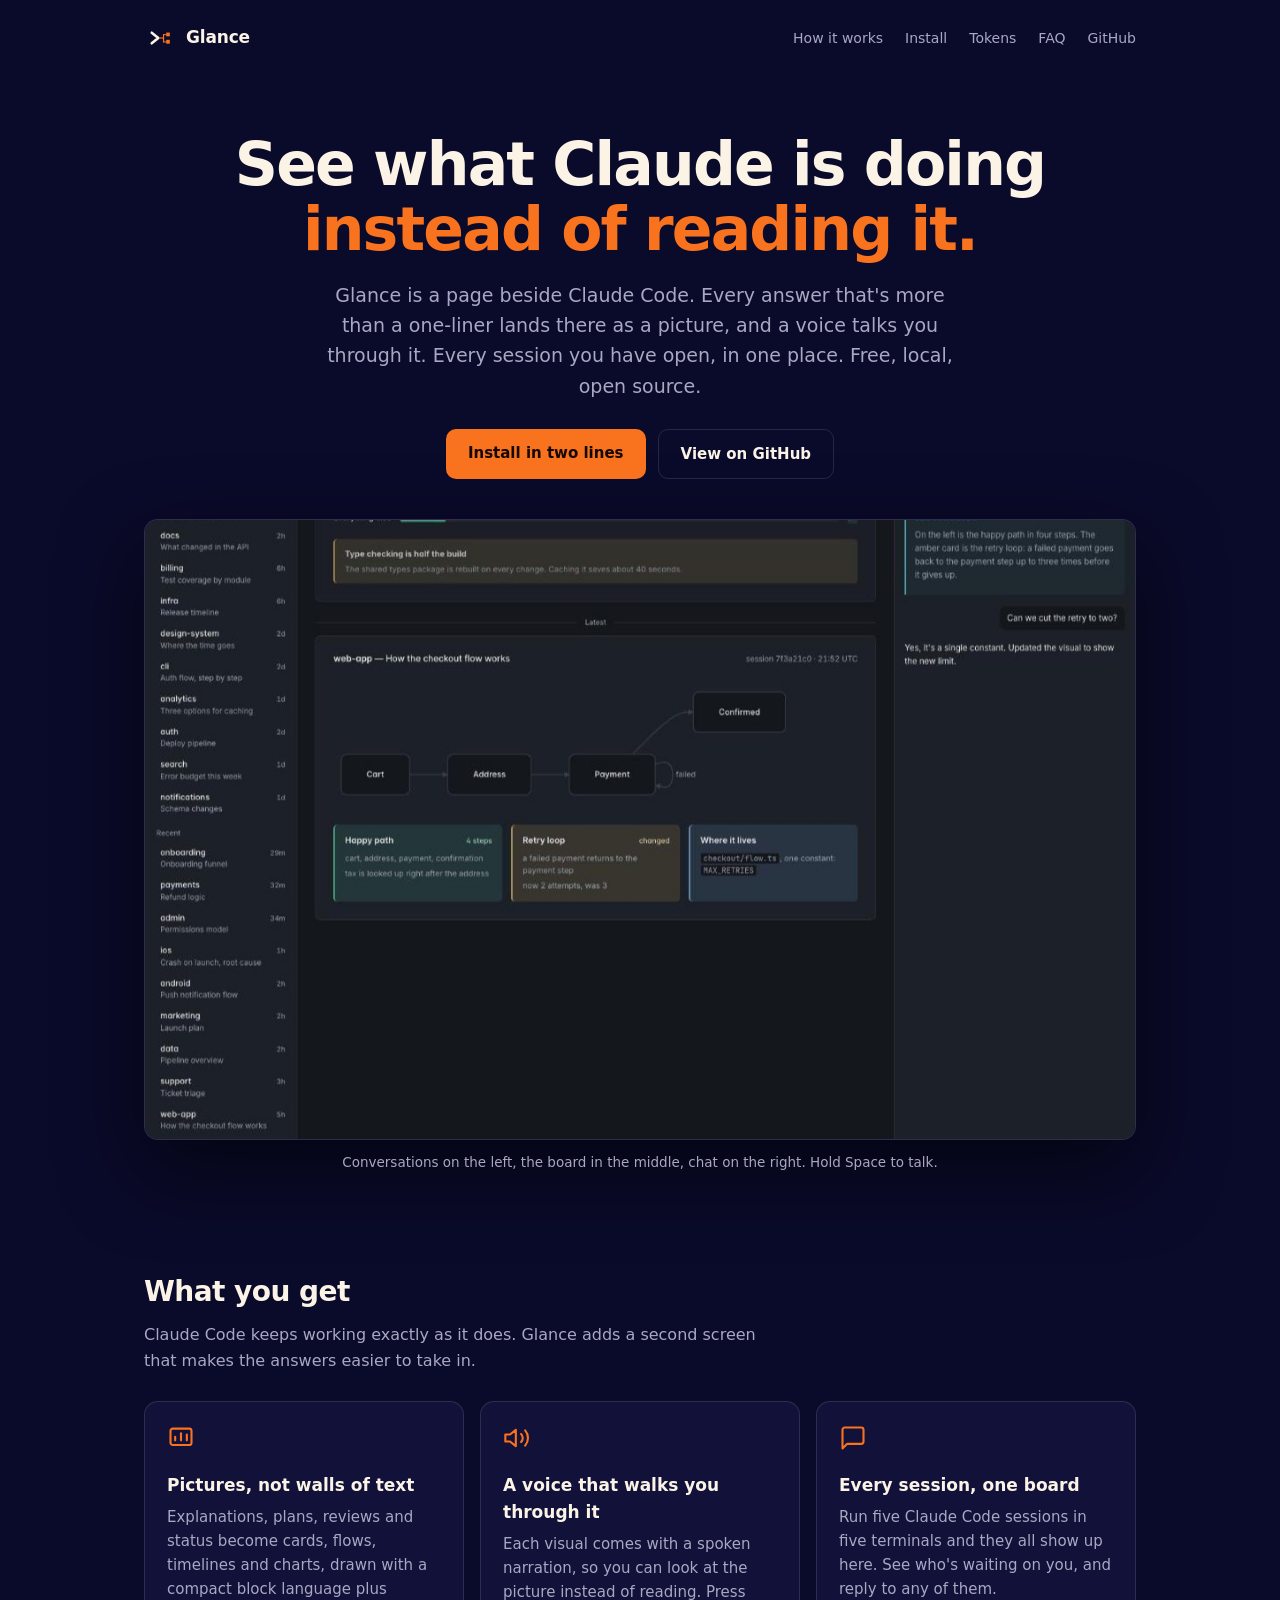
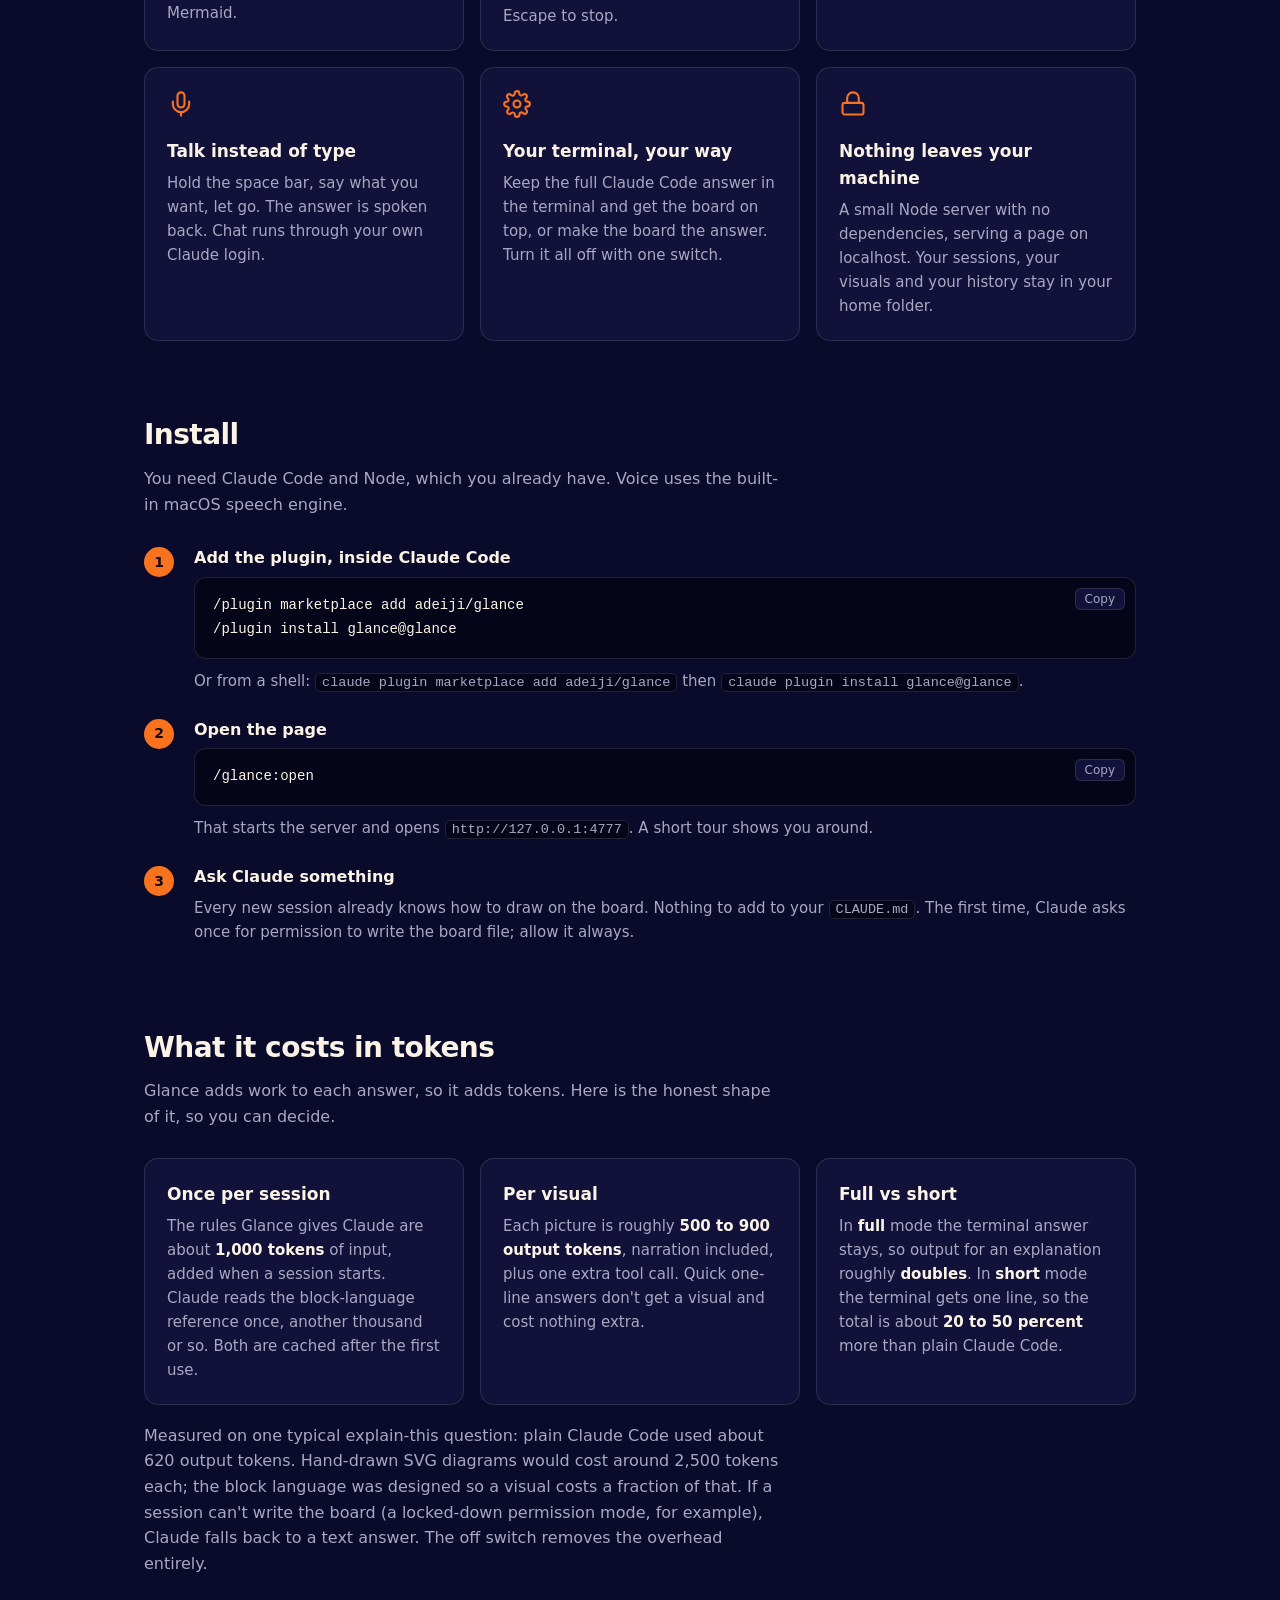
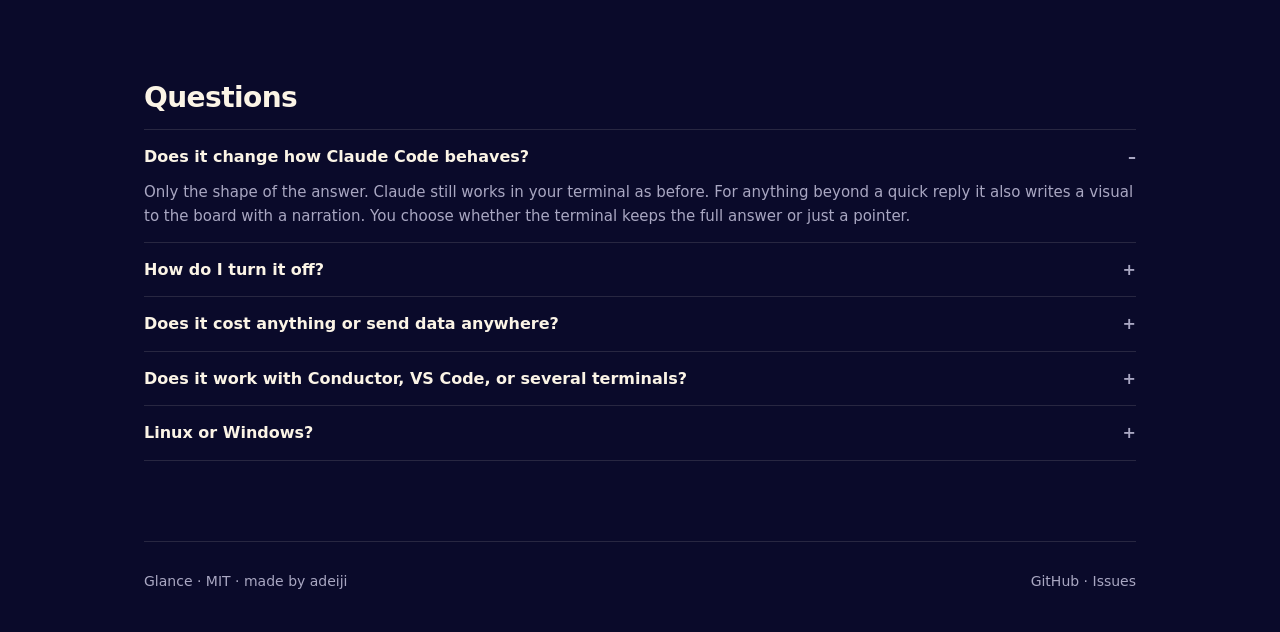
<file: docs/index.html>
<!doctype html>
<html lang="en">
<head>
<meta charset="utf-8">
<meta name="viewport" content="width=device-width, initial-scale=1">
<title>Glance</title>
<meta name="description" content="See what Claude is doing instead of reading it. Glance is a free page beside Claude Code that turns every answer into a picture and reads it aloud, across all your sessions.">
<link rel="icon" type="image/svg+xml" href="logo.svg">
<meta property="og:title" content="Glance">
<meta property="og:description" content="See what Claude is doing instead of reading it. A free visual, spoken board beside Claude Code.">
<meta property="og:image" content="https://adeiji.github.io/glance/board.jpg">
<style>
  :root { --bg: #0a0a2a; --bg2: #11113a; --ink: #fbf4e6; --muted: #a9a7c2; --accent: #f9731f; --line: rgba(251,244,230,.12); --mono: ui-monospace, "JetBrains Mono", Menlo, monospace; }
  * { box-sizing: border-box; }
  html { scroll-behavior: smooth; }
  body { margin: 0; background: var(--bg); color: var(--ink); font: 16px/1.6 Inter, system-ui, -apple-system, "Segoe UI", sans-serif; -webkit-font-smoothing: antialiased; }
  a { color: inherit; }
  .wrap { max-width: 1040px; margin: 0 auto; padding: 0 24px; }
  header { display: flex; align-items: center; gap: 10px; padding: 22px 0; }
  header img { width: 32px; height: 32px; }
  header b { font-size: 17px; letter-spacing: -.01em; }
  header nav { margin-left: auto; display: flex; gap: 22px; font-size: 14px; color: var(--muted); }
  header nav a { text-decoration: none; }
  header nav a:hover { color: var(--ink); }
  .hero { padding: 56px 0 24px; text-align: center; }
  .hero h1 { font-size: clamp(34px, 6vw, 60px); line-height: 1.08; letter-spacing: -.03em; margin: 0 0 18px; }
  .hero h1 em { font-style: normal; color: var(--accent); }
  .hero p { max-width: 640px; margin: 0 auto 28px; font-size: 19px; color: var(--muted); }
  .cta { display: inline-flex; gap: 12px; flex-wrap: wrap; justify-content: center; }
  .btn { display: inline-block; padding: 12px 22px; border-radius: 10px; font-weight: 600; text-decoration: none; font-size: 15px; }
  .btn.primary { background: var(--accent); color: #140800; }
  .btn.ghost { border: 1px solid var(--line); color: var(--ink); }
  .btn:hover { filter: brightness(1.08); }
  .shot { margin: 40px auto 0; border-radius: 14px; overflow: hidden; border: 1px solid var(--line); box-shadow: 0 30px 80px rgba(0,0,0,.55); background: var(--bg2); }
  .shot img { display: block; width: 100%; height: auto; }
  .caption { text-align: center; color: var(--muted); font-size: 13.5px; margin-top: 12px; }
  section { padding: 72px 0 0; }
  h2 { font-size: 28px; letter-spacing: -.02em; margin: 0 0 8px; }
  .lead { color: var(--muted); margin: 0 0 28px; max-width: 640px; }
  .grid { display: grid; grid-template-columns: repeat(auto-fit, minmax(260px, 1fr)); gap: 16px; }
  .card { background: var(--bg2); border: 1px solid var(--line); border-radius: 14px; padding: 22px; }
  .card svg { width: 28px; height: 28px; color: var(--accent); fill: none; stroke: currentColor; stroke-width: 1.8; stroke-linecap: round; stroke-linejoin: round; margin-bottom: 12px; }
  .card h3 { margin: 0 0 6px; font-size: 17px; }
  .card p b { color: var(--ink); }
  .card p { margin: 0; color: var(--muted); font-size: 15px; }
  pre { margin: 0; background: #05051a; border: 1px solid var(--line); border-radius: 12px; padding: 16px 18px; font: 14px/1.7 var(--mono); overflow-x: auto; position: relative; }
  pre .c { color: #6f6d8c; }
  .copy { position: absolute; top: 10px; right: 10px; border: 1px solid var(--line); background: var(--bg2); color: var(--muted); border-radius: 6px; padding: 3px 9px; font: 12px Inter, system-ui, sans-serif; cursor: pointer; }
  .copy:hover { color: var(--ink); }
  .steps { display: grid; gap: 14px; }
  .step { display: grid; grid-template-columns: 36px 1fr; gap: 14px; align-items: start; }
  .step i { width: 30px; height: 30px; border-radius: 50%; background: var(--accent); color: #140800; display: inline-flex; align-items: center; justify-content: center; font-weight: 700; font-style: normal; font-size: 14px; margin-top: 2px; }
  .step h3 { margin: 0 0 6px; font-size: 16px; }
  .step p { margin: 0 0 10px; color: var(--muted); font-size: 15px; }
  .faq details { border-top: 1px solid var(--line); padding: 14px 0; }
  .faq details:last-child { border-bottom: 1px solid var(--line); }
  .faq summary { cursor: pointer; font-weight: 600; list-style: none; display: flex; justify-content: space-between; }
  .faq summary::after { content: "+"; color: var(--muted); }
  .faq details[open] summary::after { content: "–"; }
  .faq p { margin: 10px 0 0; color: var(--muted); font-size: 15px; }
  code { font: 13.5px var(--mono); background: #05051a; border: 1px solid var(--line); border-radius: 5px; padding: 1px 6px; }
  footer { margin-top: 80px; padding: 28px 0 40px; border-top: 1px solid var(--line); color: var(--muted); font-size: 14px; display: flex; gap: 16px; flex-wrap: wrap; justify-content: space-between; }
  footer a { text-decoration: none; }
  footer a:hover { color: var(--ink); }
</style>
</head>
<body>
<div class="wrap">
  <header>
    <img src="logo.svg" alt=""><b>Glance</b>
    <nav><a href="#how">How it works</a><a href="#install">Install</a><a href="#cost">Tokens</a><a href="#faq">FAQ</a><a href="https://github.com/adeiji/glance">GitHub</a></nav>
  </header>

  <div class="hero">
    <h1>See what Claude is doing<br><em>instead of reading it.</em></h1>
    <p>Glance is a page beside Claude Code. Every answer that's more than a one-liner lands there as a picture, and a voice talks you through it. Every session you have open, in one place. Free, local, open source.</p>
    <div class="cta">
      <a class="btn primary" href="#install">Install in two lines</a>
      <a class="btn ghost" href="https://github.com/adeiji/glance">View on GitHub</a>
    </div>
    <div class="shot"><img src="board.jpg" alt="The Glance page: conversations on the left, visuals in the middle, chat on the right" width="1120" height="700"></div>
    <div class="caption">Conversations on the left, the board in the middle, chat on the right. Hold Space to talk.</div>
  </div>

  <section id="how">
    <h2>What you get</h2>
    <p class="lead">Claude Code keeps working exactly as it does. Glance adds a second screen that makes the answers easier to take in.</p>
    <div class="grid">
      <div class="card"><svg viewBox="0 0 24 24"><rect x="3" y="4" width="18" height="14" rx="2"/><path d="M7 14v-3"/><path d="M12 14V8"/><path d="M17 14v-5"/></svg><h3>Pictures, not walls of text</h3><p>Explanations, plans, reviews and status become cards, flows, timelines and charts, drawn with a compact block language plus Mermaid.</p></div>
      <div class="card"><svg viewBox="0 0 24 24"><path d="M11 5 6 9H2v6h4l5 4V5Z"/><path d="M15.5 8.5a5 5 0 0 1 0 7"/><path d="M19 5.5a10 10 0 0 1 0 13"/></svg><h3>A voice that walks you through it</h3><p>Each visual comes with a spoken narration, so you can look at the picture instead of reading. Press Escape to stop.</p></div>
      <div class="card"><svg viewBox="0 0 24 24"><path d="M21 15a2 2 0 0 1-2 2H7l-4 4V5a2 2 0 0 1 2-2h14a2 2 0 0 1 2 2z"/></svg><h3>Every session, one board</h3><p>Run five Claude Code sessions in five terminals and they all show up here. See who's waiting on you, and reply to any of them.</p></div>
      <div class="card"><svg viewBox="0 0 24 24"><path d="M12 2a3 3 0 0 0-3 3v7a3 3 0 0 0 6 0V5a3 3 0 0 0-3-3Z"/><path d="M19 10v2a7 7 0 0 1-14 0v-2"/><path d="M12 19v3"/></svg><h3>Talk instead of type</h3><p>Hold the space bar, say what you want, let go. The answer is spoken back. Chat runs through your own Claude login.</p></div>
      <div class="card"><svg viewBox="0 0 24 24"><circle cx="12" cy="12" r="3"/><path d="M19.4 15a1.7 1.7 0 0 0 .3 1.8l.1.1a2 2 0 1 1-2.8 2.8l-.1-.1a1.7 1.7 0 0 0-1.8-.3 1.7 1.7 0 0 0-1 1.5V21a2 2 0 1 1-4 0v-.1a1.7 1.7 0 0 0-1.1-1.5 1.7 1.7 0 0 0-1.8.3l-.1.1a2 2 0 1 1-2.8-2.8l.1-.1a1.7 1.7 0 0 0 .3-1.8 1.7 1.7 0 0 0-1.5-1H3a2 2 0 1 1 0-4h.1a1.7 1.7 0 0 0 1.5-1.1 1.7 1.7 0 0 0-.3-1.8l-.1-.1a2 2 0 1 1 2.8-2.8l.1.1a1.7 1.7 0 0 0 1.8.3h.1a1.7 1.7 0 0 0 1-1.5V3a2 2 0 1 1 4 0v.1a1.7 1.7 0 0 0 1 1.5 1.7 1.7 0 0 0 1.8-.3l.1-.1a2 2 0 1 1 2.8 2.8l-.1.1a1.7 1.7 0 0 0-.3 1.8v.1a1.7 1.7 0 0 0 1.5 1H21a2 2 0 1 1 0 4h-.1a1.7 1.7 0 0 0-1.5 1z"/></svg><h3>Your terminal, your way</h3><p>Keep the full Claude Code answer in the terminal and get the board on top, or make the board the answer. Turn it all off with one switch.</p></div>
      <div class="card"><svg viewBox="0 0 24 24"><rect x="3" y="11" width="18" height="10" rx="2"/><path d="M7 11V7a5 5 0 0 1 10 0v4"/></svg><h3>Nothing leaves your machine</h3><p>A small Node server with no dependencies, serving a page on localhost. Your sessions, your visuals and your history stay in your home folder.</p></div>
    </div>
  </section>

  <section id="install">
    <h2>Install</h2>
    <p class="lead">You need Claude Code and Node, which you already have. Voice uses the built-in macOS speech engine.</p>
    <div class="steps">
      <div class="step"><i>1</i><div><h3>Add the plugin, inside Claude Code</h3><pre><button class="copy" data-copy="/plugin marketplace add adeiji/glance
/plugin install glance@glance">Copy</button>/plugin marketplace add adeiji/glance
/plugin install glance@glance</pre><p style="margin-top:10px">Or from a shell: <code>claude plugin marketplace add adeiji/glance</code> then <code>claude plugin install glance@glance</code>.</p></div></div>
      <div class="step"><i>2</i><div><h3>Open the page</h3><pre><button class="copy" data-copy="/glance:open">Copy</button>/glance:open</pre><p style="margin-top:10px">That starts the server and opens <code>http://127.0.0.1:4777</code>. A short tour shows you around.</p></div></div>
      <div class="step"><i>3</i><div><h3>Ask Claude something</h3><p>Every new session already knows how to draw on the board. Nothing to add to your <code>CLAUDE.md</code>. The first time, Claude asks once for permission to write the board file; allow it always.</p></div></div>
    </div>
  </section>

  <section id="cost">
    <h2>What it costs in tokens</h2>
    <p class="lead">Glance adds work to each answer, so it adds tokens. Here is the honest shape of it, so you can decide.</p>
    <div class="grid">
      <div class="card"><h3>Once per session</h3><p>The rules Glance gives Claude are about <b>1,000 tokens</b> of input, added when a session starts. Claude reads the block-language reference once, another thousand or so. Both are cached after the first use.</p></div>
      <div class="card"><h3>Per visual</h3><p>Each picture is roughly <b>500 to 900 output tokens</b>, narration included, plus one extra tool call. Quick one-line answers don't get a visual and cost nothing extra.</p></div>
      <div class="card"><h3>Full vs short</h3><p>In <b>full</b> mode the terminal answer stays, so output for an explanation roughly <b>doubles</b>. In <b>short</b> mode the terminal gets one line, so the total is about <b>20 to 50 percent</b> more than plain Claude Code.</p></div>
    </div>
    <p class="lead" style="margin-top:18px">Measured on one typical explain-this question: plain Claude Code used about 620 output tokens. Hand-drawn SVG diagrams would cost around 2,500 tokens each; the block language was designed so a visual costs a fraction of that. If a session can't write the board (a locked-down permission mode, for example), Claude falls back to a text answer. The off switch removes the overhead entirely.</p>
  </section>

  <section id="faq" class="faq">
    <h2>Questions</h2>
    <details open><summary>Does it change how Claude Code behaves?</summary><p>Only the shape of the answer. Claude still works in your terminal as before. For anything beyond a quick reply it also writes a visual to the board with a narration. You choose whether the terminal keeps the full answer or just a pointer.</p></details>
    <details><summary>How do I turn it off?</summary><p>Run <code>/glance:off</code> in any session, or flip the switch at the top of settings. New sessions are then plain Claude Code until you run <code>/glance:on</code>. To remove it: <code>/plugin uninstall glance@glance</code>.</p></details>
    <details><summary>Does it cost anything or send data anywhere?</summary><p>No. It's free and MIT licensed. The server runs on your machine and talks only to the Claude Code command you already use. The visual block language was designed to be cheap in tokens, about a sixth of a hand-drawn diagram.</p></details>
    <details><summary>Does it work with Conductor, VS Code, or several terminals?</summary><p>Yes. Glance doesn't care where a session was started. Anything running Claude Code with the plugin enabled appears on the board.</p></details>
    <details><summary>Linux or Windows?</summary><p>The board, chat and push-to-talk work anywhere Chrome runs. Spoken narration uses the macOS speech engine, so on other systems the board is silent for now.</p></details>
  </section>

  <footer>
    <span>Glance · MIT · made by <a href="https://github.com/adeiji">adeiji</a></span>
    <span><a href="https://github.com/adeiji/glance">GitHub</a> · <a href="https://github.com/adeiji/glance/issues">Issues</a></span>
  </footer>
</div>
<script>
  for (const b of document.querySelectorAll('.copy')) b.onclick = async () => { try { await navigator.clipboard.writeText(b.dataset.copy); b.textContent = 'Copied'; setTimeout(() => b.textContent = 'Copy', 1500); } catch {} };
</script>
</body>
</html>
</file>
